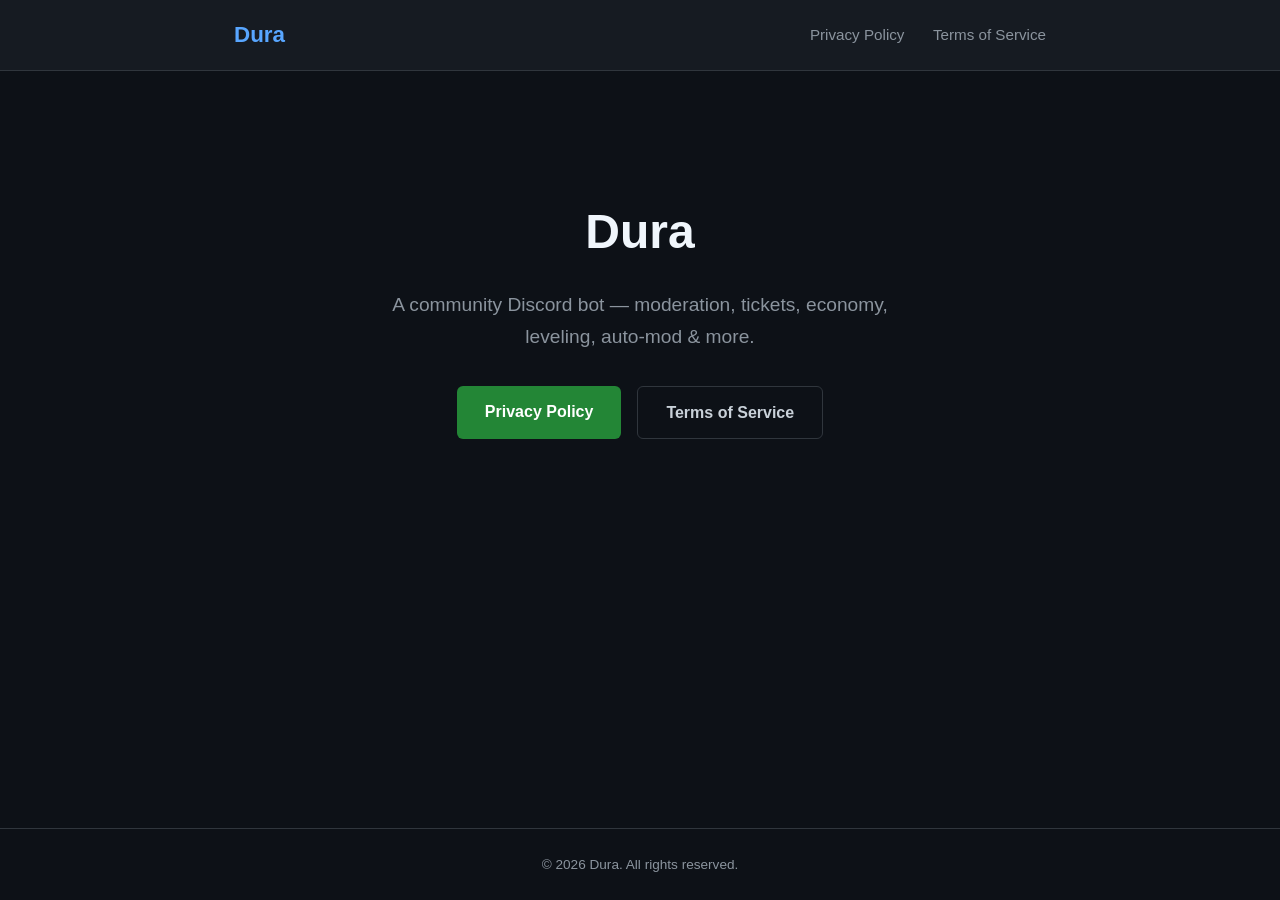
<file: index.html>
<!DOCTYPE html>
<html lang="en">
<head>
  <meta charset="UTF-8">
  <meta name="viewport" content="width=device-width, initial-scale=1.0">
  <title>Dura Bot — Home</title>
  <link rel="stylesheet" href="style.css">
</head>
<body>
  <nav>
    <div class="container">
      <span class="logo">Dura</span>
      <div class="links">
        <a href="privacy.html">Privacy Policy</a>
        <a href="terms.html">Terms of Service</a>
      </div>
    </div>
  </nav>

  <main class="container">
    <section class="hero">
      <h1>Dura</h1>
      <p>A community Discord bot — moderation, tickets, economy, leveling, auto-mod &amp; more.</p>
      <div class="cta">
        <a href="privacy.html" class="btn">Privacy Policy</a>
        <a href="terms.html" class="btn btn-outline">Terms of Service</a>
      </div>
    </section>
  </main>

  <footer>
    <div class="container">
      <p>&copy; 2026 Dura. All rights reserved.</p>
    </div>
  </footer>
</body>
</html>
</file>
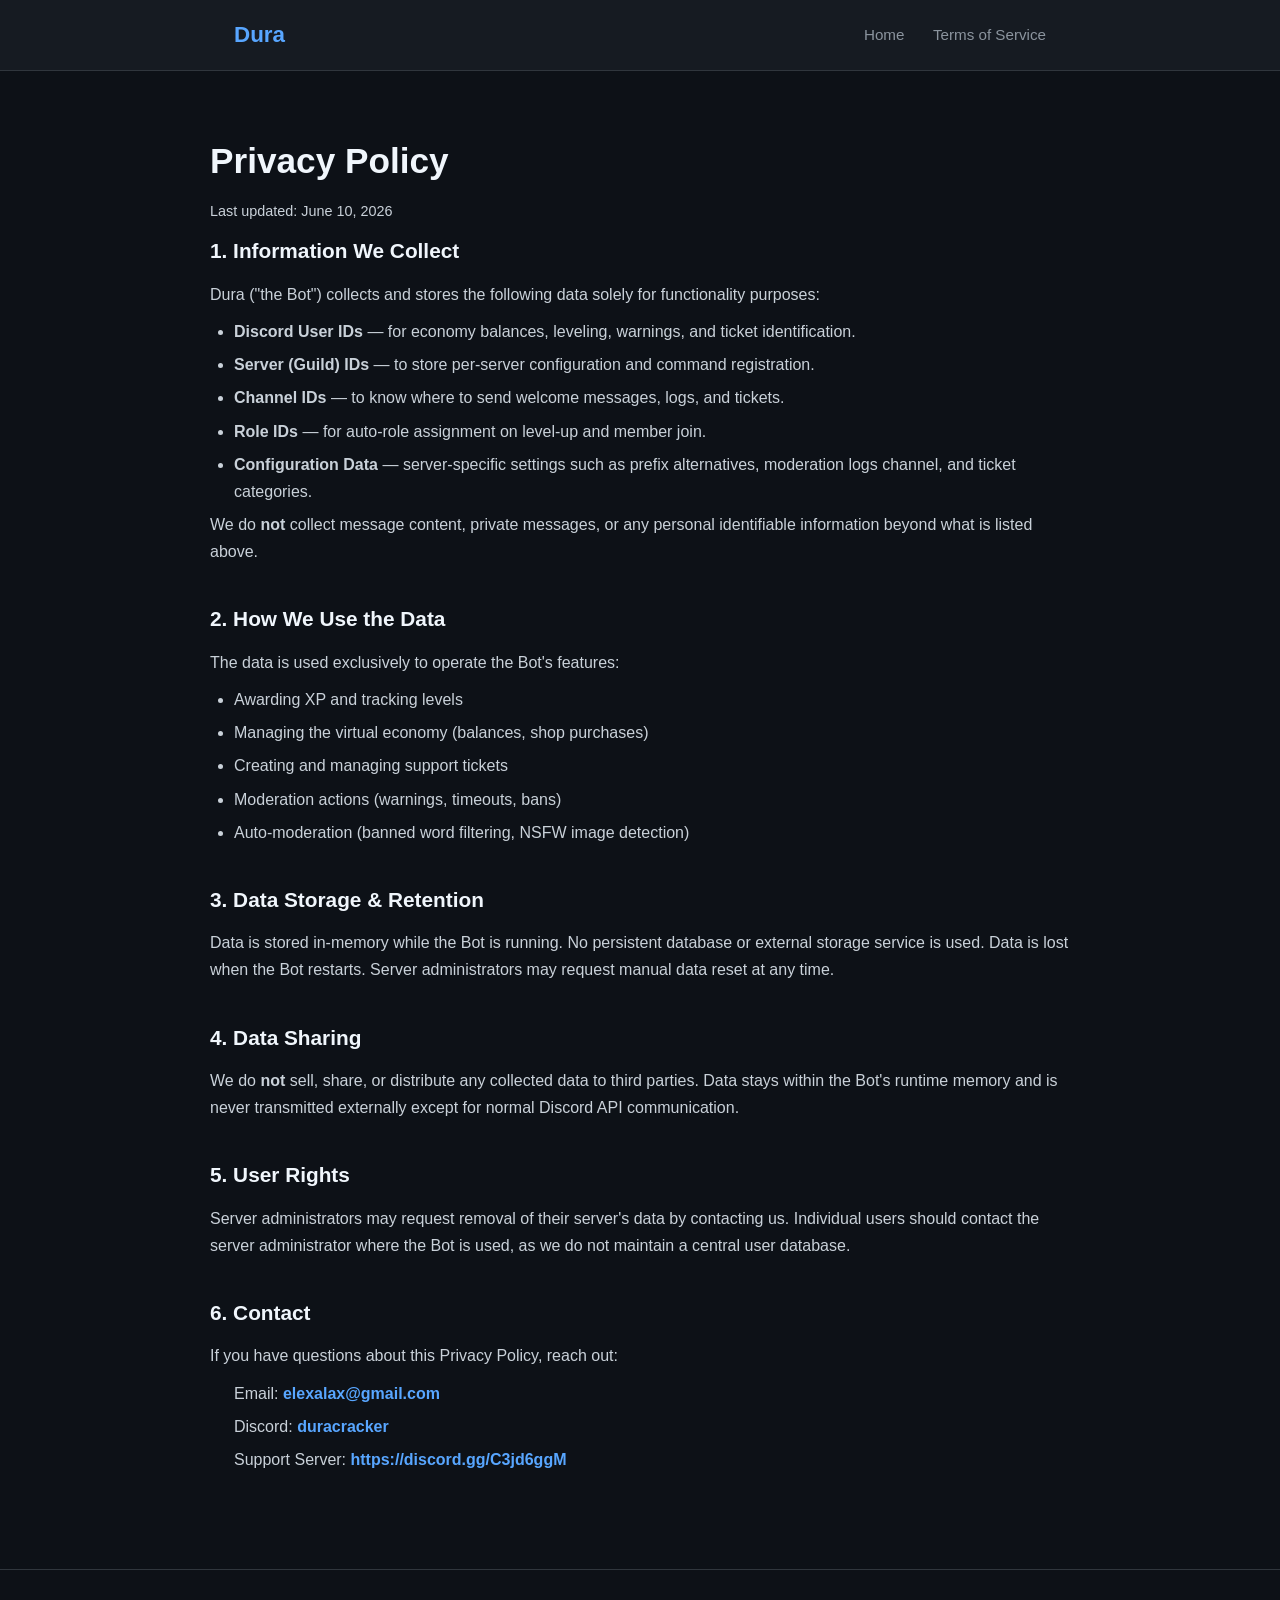
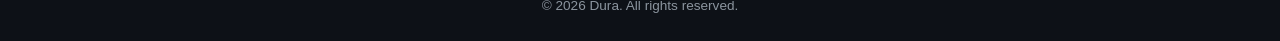
<file: privacy.html>
<!DOCTYPE html>
<html lang="en">
<head>
  <meta charset="UTF-8">
  <meta name="viewport" content="width=device-width, initial-scale=1.0">
  <title>Privacy Policy — Dura Bot</title>
  <link rel="stylesheet" href="style.css">
</head>
<body>
  <nav>
    <div class="container">
      <span class="logo">Dura</span>
      <div class="links">
        <a href="index.html">Home</a>
        <a href="terms.html">Terms of Service</a>
      </div>
    </div>
  </nav>

  <main class="container page">
    <h1>Privacy Policy</h1>
    <p class="updated">Last updated: June 10, 2026</p>

    <section>
      <h2>1. Information We Collect</h2>
      <p>Dura ("the Bot") collects and stores the following data solely for functionality purposes:</p>
      <ul>
        <li><strong>Discord User IDs</strong> — for economy balances, leveling, warnings, and ticket identification.</li>
        <li><strong>Server (Guild) IDs</strong> — to store per-server configuration and command registration.</li>
        <li><strong>Channel IDs</strong> — to know where to send welcome messages, logs, and tickets.</li>
        <li><strong>Role IDs</strong> — for auto-role assignment on level-up and member join.</li>
        <li><strong>Configuration Data</strong> — server-specific settings such as prefix alternatives, moderation logs channel, and ticket categories.</li>
      </ul>
      <p>We do <strong>not</strong> collect message content, private messages, or any personal identifiable information beyond what is listed above.</p>
    </section>

    <section>
      <h2>2. How We Use the Data</h2>
      <p>The data is used exclusively to operate the Bot's features:</p>
      <ul>
        <li>Awarding XP and tracking levels</li>
        <li>Managing the virtual economy (balances, shop purchases)</li>
        <li>Creating and managing support tickets</li>
        <li>Moderation actions (warnings, timeouts, bans)</li>
        <li>Auto-moderation (banned word filtering, NSFW image detection)</li>
      </ul>
    </section>

    <section>
      <h2>3. Data Storage &amp; Retention</h2>
      <p>Data is stored in-memory while the Bot is running. No persistent database or external storage service is used. Data is lost when the Bot restarts. Server administrators may request manual data reset at any time.</p>
    </section>

    <section>
      <h2>4. Data Sharing</h2>
      <p>We do <strong>not</strong> sell, share, or distribute any collected data to third parties. Data stays within the Bot's runtime memory and is never transmitted externally except for normal Discord API communication.</p>
    </section>

    <section>
      <h2>5. User Rights</h2>
      <p>Server administrators may request removal of their server's data by contacting us. Individual users should contact the server administrator where the Bot is used, as we do not maintain a central user database.</p>
    </section>

    <section>
      <h2>6. Contact</h2>
      <p>If you have questions about this Privacy Policy, reach out:</p>
      <ul class="contact">
        <li>Email: <strong>elexalax@gmail.com</strong></li>
        <li>Discord: <strong>duracracker</strong></li>
        <li>Support Server: <strong>https://discord.gg/C3jd6ggM</strong></li>
      </ul>
    </section>
  </main>

  <footer>
    <div class="container">
      <p>&copy; 2026 Dura. All rights reserved.</p>
    </div>
  </footer>
</body>
</html>
</file>
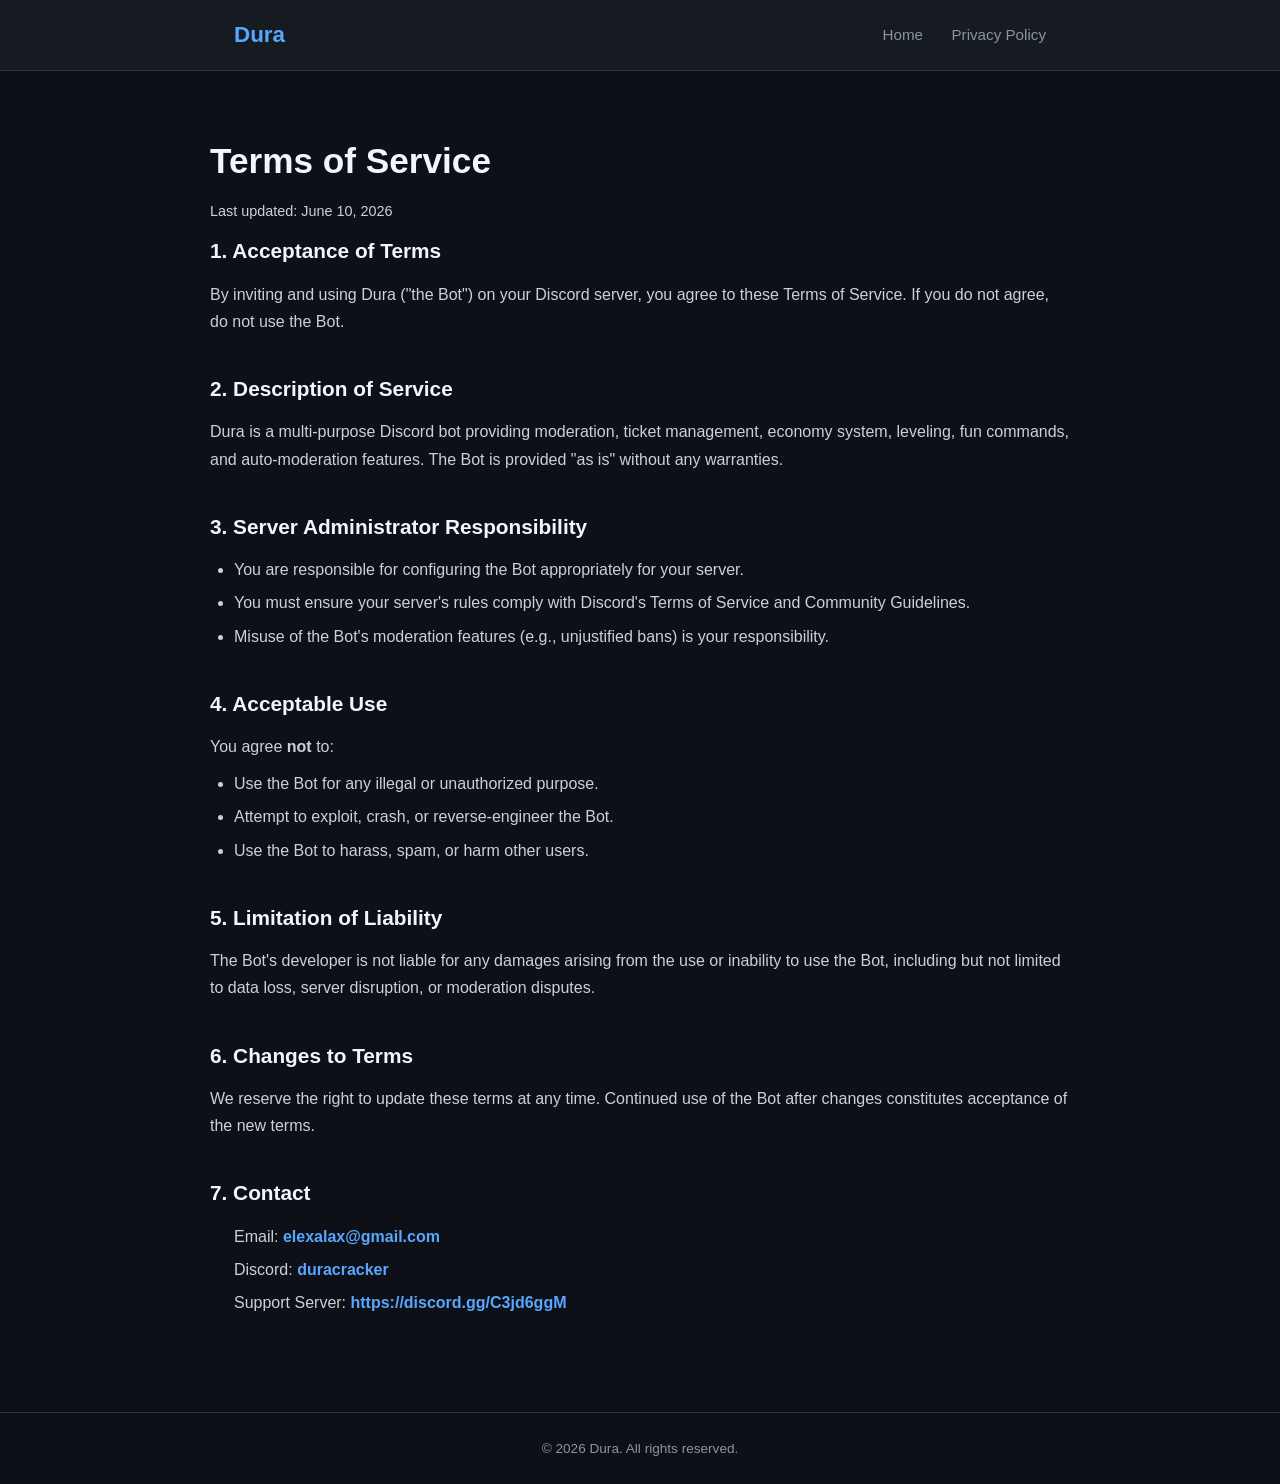
<file: terms.html>
<!DOCTYPE html>
<html lang="en">
<head>
  <meta charset="UTF-8">
  <meta name="viewport" content="width=device-width, initial-scale=1.0">
  <title>Terms of Service — Dura Bot</title>
  <link rel="stylesheet" href="style.css">
</head>
<body>
  <nav>
    <div class="container">
      <span class="logo">Dura</span>
      <div class="links">
        <a href="index.html">Home</a>
        <a href="privacy.html">Privacy Policy</a>
      </div>
    </div>
  </nav>

  <main class="container page">
    <h1>Terms of Service</h1>
    <p class="updated">Last updated: June 10, 2026</p>

    <section>
      <h2>1. Acceptance of Terms</h2>
      <p>By inviting and using Dura ("the Bot") on your Discord server, you agree to these Terms of Service. If you do not agree, do not use the Bot.</p>
    </section>

    <section>
      <h2>2. Description of Service</h2>
      <p>Dura is a multi-purpose Discord bot providing moderation, ticket management, economy system, leveling, fun commands, and auto-moderation features. The Bot is provided "as is" without any warranties.</p>
    </section>

    <section>
      <h2>3. Server Administrator Responsibility</h2>
      <ul>
        <li>You are responsible for configuring the Bot appropriately for your server.</li>
        <li>You must ensure your server's rules comply with Discord's Terms of Service and Community Guidelines.</li>
        <li>Misuse of the Bot's moderation features (e.g., unjustified bans) is your responsibility.</li>
      </ul>
    </section>

    <section>
      <h2>4. Acceptable Use</h2>
      <p>You agree <strong>not</strong> to:</p>
      <ul>
        <li>Use the Bot for any illegal or unauthorized purpose.</li>
        <li>Attempt to exploit, crash, or reverse-engineer the Bot.</li>
        <li>Use the Bot to harass, spam, or harm other users.</li>
      </ul>
    </section>

    <section>
      <h2>5. Limitation of Liability</h2>
      <p>The Bot's developer is not liable for any damages arising from the use or inability to use the Bot, including but not limited to data loss, server disruption, or moderation disputes.</p>
    </section>

    <section>
      <h2>6. Changes to Terms</h2>
      <p>We reserve the right to update these terms at any time. Continued use of the Bot after changes constitutes acceptance of the new terms.</p>
    </section>

    <section>
      <h2>7. Contact</h2>
      <ul class="contact">
        <li>Email: <strong>elexalax@gmail.com</strong></li>
        <li>Discord: <strong>duracracker</strong></li>
        <li>Support Server: <strong>https://discord.gg/C3jd6ggM</strong></li>
      </ul>
    </section>
  </main>

  <footer>
    <div class="container">
      <p>&copy; 2026 Dura. All rights reserved.</p>
    </div>
  </footer>
</body>
</html>
</file>
<file: style.css>
* {
  margin: 0;
  padding: 0;
  box-sizing: border-box;
}

body {
  font-family: -apple-system, BlinkMacSystemFont, 'Segoe UI', Roboto, Oxygen, Ubuntu, sans-serif;
  background: #0d1117;
  color: #c9d1d9;
  line-height: 1.7;
  min-height: 100vh;
  display: flex;
  flex-direction: column;
}

.container {
  max-width: 860px;
  margin: 0 auto;
  padding: 0 24px;
}

/* Nav */
nav {
  background: #161b22;
  border-bottom: 1px solid #30363d;
  padding: 16px 0;
  position: sticky;
  top: 0;
  z-index: 10;
}
nav .container {
  display: flex;
  align-items: center;
  justify-content: space-between;
}
.logo {
  font-size: 1.4rem;
  font-weight: 700;
  color: #58a6ff;
}
.links a {
  color: #8b949e;
  text-decoration: none;
  margin-left: 24px;
  font-size: 0.95rem;
  transition: color 0.2s;
}
.links a:hover {
  color: #58a6ff;
}

/* Hero */
.hero {
  text-align: center;
  padding: 120px 0 80px;
}
.hero h1 {
  font-size: 3rem;
  color: #f0f6fc;
  margin-bottom: 16px;
}
.hero p {
  font-size: 1.2rem;
  color: #8b949e;
  max-width: 560px;
  margin: 0 auto 32px;
}

/* Buttons */
.cta {
  display: flex;
  gap: 16px;
  justify-content: center;
  flex-wrap: wrap;
}
.btn {
  display: inline-block;
  padding: 12px 28px;
  border-radius: 6px;
  font-size: 1rem;
  font-weight: 600;
  text-decoration: none;
  background: #238636;
  color: #fff;
  transition: background 0.2s;
}
.btn:hover {
  background: #2ea043;
}
.btn-outline {
  background: transparent;
  border: 1px solid #30363d;
  color: #c9d1d9;
}
.btn-outline:hover {
  border-color: #58a6ff;
  color: #58a6ff;
  background: transparent;
}

/* Pages */
.page {
  padding: 60px 0;
  flex: 1;
}
.page h1 {
  font-size: 2.2rem;
  color: #f0f6fc;
  margin-bottom: 8px;
}
.updated {
  color: #8b949e;
  font-size: 0.9rem;
  margin-bottom: 40px;
}

.page section {
  margin-bottom: 36px;
}
.page h2 {
  font-size: 1.3rem;
  color: #f0f6fc;
  margin-bottom: 12px;
}
.page p {
  color: #c9d1d9;
  margin-bottom: 10px;
}
.page ul {
  list-style: disc;
  padding-left: 24px;
  color: #c9d1d9;
}
.page ul li {
  margin-bottom: 6px;
}
.contact li {
  list-style: none;
  padding-left: 0;
  margin-bottom: 6px;
}
.contact strong {
  color: #58a6ff;
}

/* Footer */
footer {
  border-top: 1px solid #30363d;
  padding: 24px 0;
  text-align: center;
  color: #8b949e;
  font-size: 0.85rem;
  margin-top: auto;
}

/* Responsive */
@media (max-width: 600px) {
  .hero h1 { font-size: 2rem; }
  .hero p { font-size: 1rem; }
  .links a { margin-left: 12px; font-size: 0.85rem; }
}
</file>
